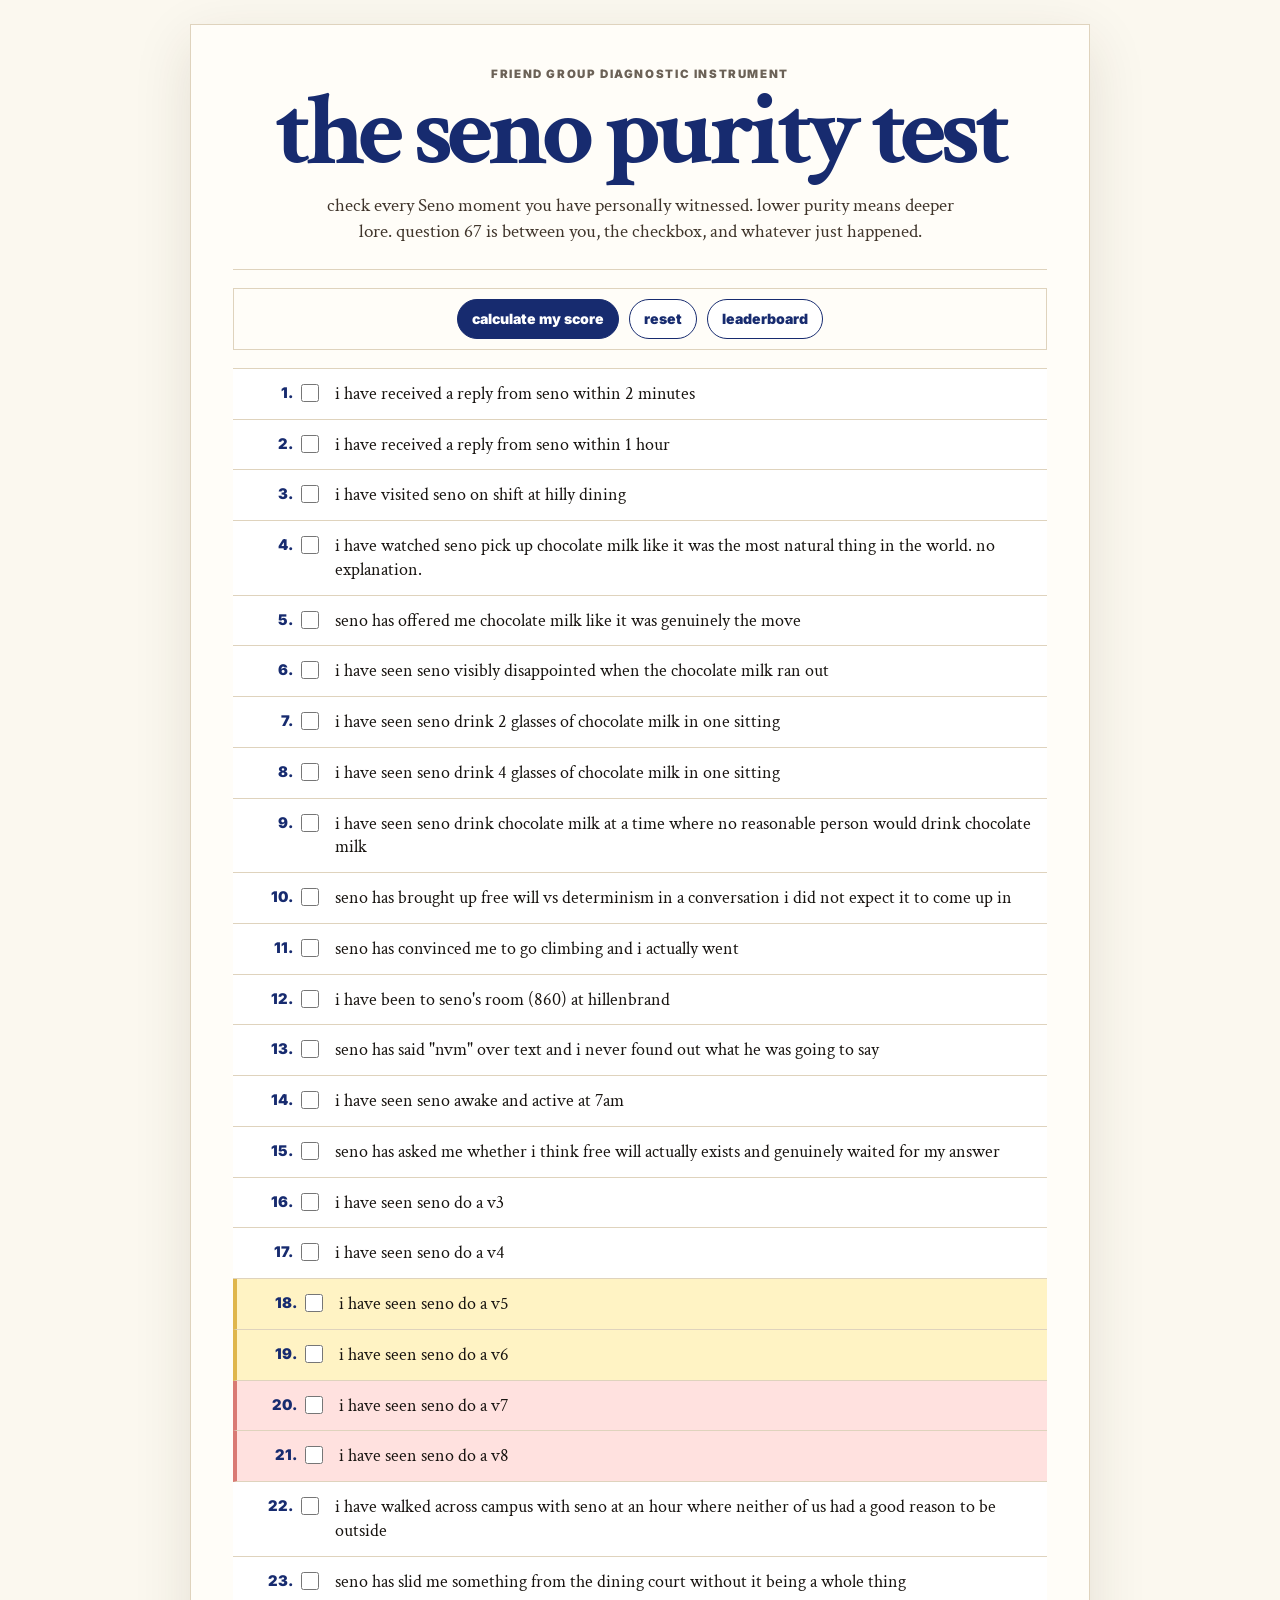
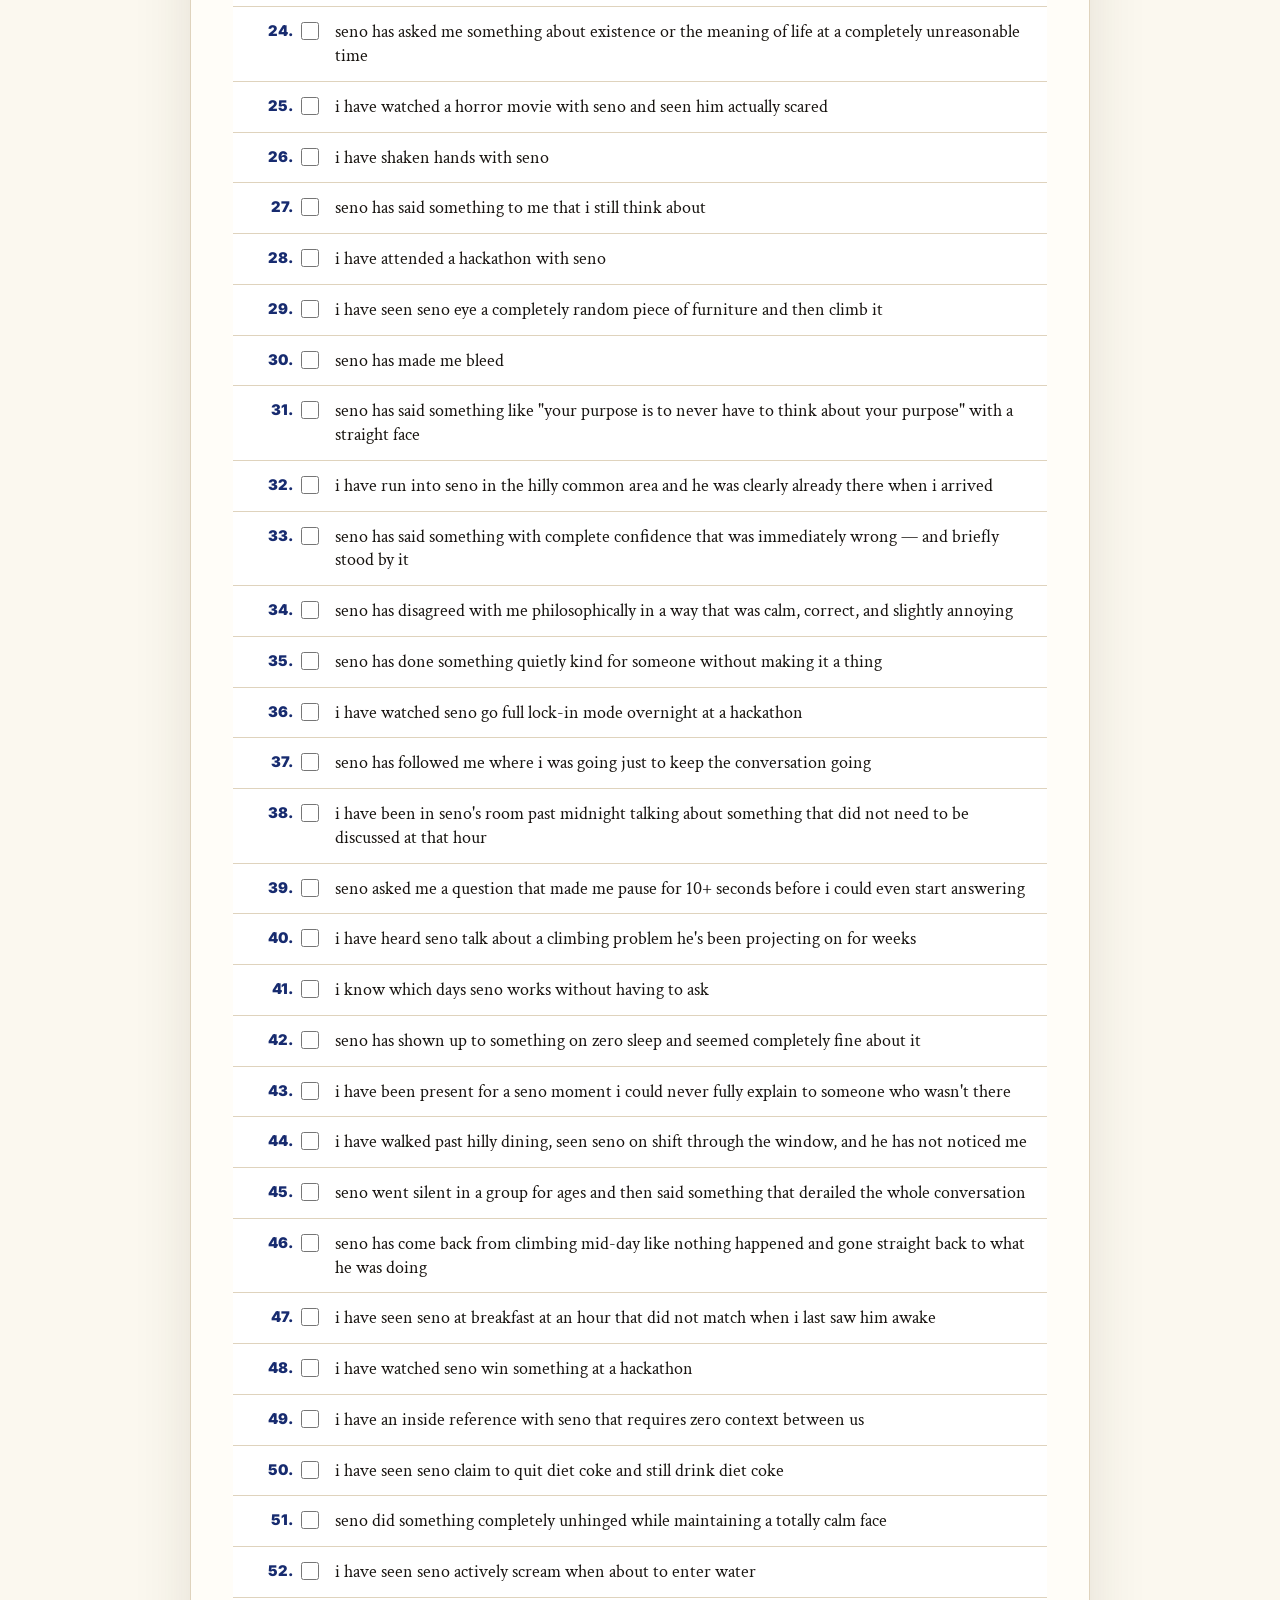
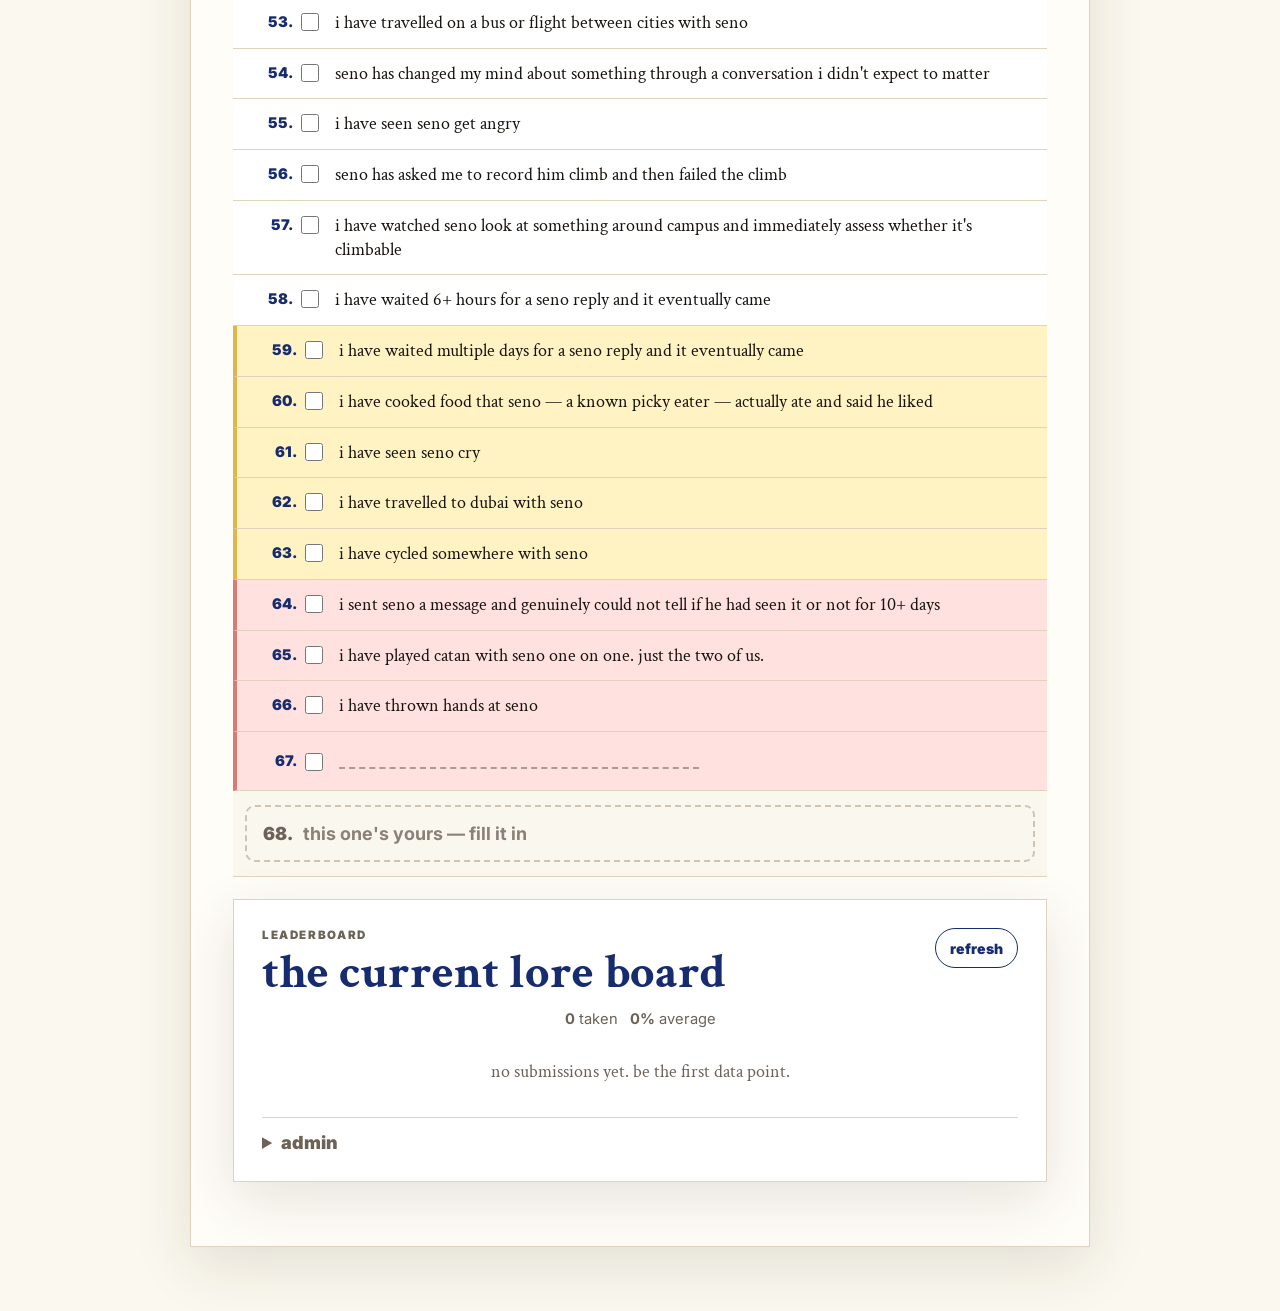
<file: index.html>
<!doctype html>
<html lang="en">
<head>
  <meta charset="utf-8" />
  <meta name="viewport" content="width=device-width, initial-scale=1" />
  <title>The Seno Purity Test</title>
  <meta name="description" content="A lo-fi Rice Purity style checklist for Seno lore." />
  <meta property="og:title" content="The Seno Purity Test" />
  <meta property="og:description" content="How deep are you in the Seno lore?" />
  <link rel="preconnect" href="https://fonts.googleapis.com">
  <link rel="preconnect" href="https://fonts.gstatic.com" crossorigin>
  <link href="https://fonts.googleapis.com/css2?family=Crimson+Text:wght@400;600;700&family=Inter:wght@500;700;900&display=swap" rel="stylesheet">
  <link rel="stylesheet" href="styles.css?v=q67empty" />
</head>
<body>
  <main class="page-shell">
    <header class="masthead">
      <p class="kicker">friend group diagnostic instrument</p>
      <h1>the seno purity test</h1>
      <p class="subtitle">check every Seno moment you have personally witnessed. lower purity means deeper lore. question 67 is between you, the checkbox, and whatever just happened.</p>
    </header>

    <section id="sharedView" class="result-card hidden" aria-live="polite">
      <p class="eyebrow">shared result</p>
      <h2><span id="sharedName">someone</span> scored <span id="sharedPercent">0%</span></h2>
      <p class="big-score"><span id="sharedRaw">0/67</span></p>
      <p id="sharedVerdict" class="verdict"></p>
      <a class="button primary" href="./">take it here</a>
    </section>

    <section class="controls" aria-label="test controls">
      <button id="calculateBtn" class="button primary" type="button">calculate my score</button>
      <button id="resetBtn" class="button" type="button">reset</button>
      <a class="button" href="#leaderboard">leaderboard</a>
    </section>

    <ol id="questionList" class="question-list"></ol>

    <section id="resultPanel" class="result-card hidden" aria-live="polite">
      <p class="eyebrow">your result</p>
      <h2 id="resultPercent">0%</h2>
      <p class="big-score"><span id="resultRaw">0/67</span> moments checked</p>
      <p id="resultVerdict" class="verdict"></p>
      <div class="name-row">
        <label for="nameInput">name or nickname, optional</label>
        <input id="nameInput" maxlength="32" placeholder="anonymous" />
      </div>
      <div class="share-row">
        <button id="submitScoreBtn" class="button primary" type="button">submit to leaderboard</button>
        <button id="shareBtn" class="button" type="button">share my score</button>
        <button id="copyTextBtn" class="button" type="button">copy text</button>
      </div>
      <textarea id="shareText" readonly aria-label="copyable share text"></textarea>
      <p class="tiny-note">The share link works as a static GitHub Pages link. Database mode can be wired to Supabase once a project URL and anon key are added.</p>
    </section>

    <section id="leaderboard" class="leaderboard-card">
      <div class="section-head">
        <div>
          <p class="eyebrow">leaderboard</p>
          <h2>the current lore board</h2>
        </div>
        <button id="refreshBoardBtn" class="button" type="button">refresh</button>
      </div>
      <div class="stats">
        <span><strong id="totalTaken">0</strong> taken</span>
        <span><strong id="averageScore">0%</strong> average</span>
      </div>
      <div id="boardRows" class="board-rows"></div>
      <details class="admin-box">
        <summary>admin</summary>
        <label for="adminPassword">password</label>
        <input id="adminPassword" type="password" placeholder="enter admin password" />
        <button id="unlockAdminBtn" class="button" type="button">unlock delete controls</button>
        <p class="tiny-note">Static fallback password is set in the code for this lo-fi version. Supabase can enforce real deletes later.</p>
      </details>
    </section>
  </main>

  <template id="questionTemplate">
    <li class="question-row">
      <label>
        <input type="checkbox" />
        <span class="question-text"></span>
      </label>
    </li>
  </template>

  <script src="script.js?v=q67empty"></script>
</body>
</html>
</file>
<file: styles.css>
:root {
  --ink: #17130f;
  --muted: #6c6257;
  --paper: #fffdf8;
  --line: #dfd3bd;
  --soft: #f6efe3;
  --amber: #fff3c4;
  --amber-line: #dfb64c;
  --red-soft: #ffe1df;
  --red-line: #d97a74;
  --blue: #172b6f;
  --shadow: 0 18px 55px rgba(55, 42, 26, .12);
}

* { box-sizing: border-box; }
html { scroll-behavior: smooth; }
body {
  margin: 0;
  min-height: 100vh;
  color: var(--ink);
  background: #fbf8ef;
  font-family: "Crimson Text", Georgia, serif;
  font-size: 18px;
}

.page-shell {
  width: min(900px, calc(100% - 24px));
  margin: 24px auto 64px;
  padding: clamp(18px, 4vw, 42px);
  background: var(--paper);
  border: 1px solid var(--line);
  box-shadow: var(--shadow);
}

.masthead {
  text-align: center;
  padding-bottom: 24px;
  border-bottom: 1px solid var(--line);
}

.kicker, .eyebrow {
  margin: 0 0 8px;
  color: var(--muted);
  font-family: Inter, Arial, sans-serif;
  font-size: .72rem;
  font-weight: 900;
  letter-spacing: .14em;
  text-transform: uppercase;
}

h1, h2 { margin: 0; }
h1 {
  color: var(--blue);
  font-size: clamp(3rem, 8vw, 6.5rem);
  line-height: .86;
  letter-spacing: -.055em;
  text-transform: lowercase;
}

.subtitle {
  max-width: 640px;
  margin: 16px auto 0;
  color: #3f342a;
  font-size: 1.2rem;
  line-height: 1.35;
}

.controls {
  position: sticky;
  top: 8px;
  z-index: 4;
  display: flex;
  gap: 10px;
  justify-content: center;
  flex-wrap: wrap;
  margin: 18px 0;
  padding: 10px;
  background: rgba(255,253,248,.92);
  border: 1px solid var(--line);
  backdrop-filter: blur(10px);
}

.button {
  display: inline-flex;
  align-items: center;
  justify-content: center;
  min-height: 40px;
  padding: 9px 14px;
  border: 1px solid var(--blue);
  border-radius: 999px;
  background: #fff;
  color: var(--blue);
  font-family: Inter, Arial, sans-serif;
  font-weight: 900;
  font-size: .88rem;
  text-decoration: none;
  cursor: pointer;
}
.button.primary { background: var(--blue); color: #fff; }
.button:hover { transform: translateY(-1px); }

.question-list {
  margin: 0;
  padding: 0;
  list-style: none;
  counter-reset: q;
  border-top: 1px solid var(--line);
}

.question-row {
  counter-increment: q;
  border-bottom: 1px solid var(--line);
  background: #fff;
}

.question-row label {
  display: grid;
  grid-template-columns: 48px 26px 1fr;
  gap: 8px;
  align-items: start;
  padding: 13px 12px;
  cursor: pointer;
  line-height: 1.32;
}

.question-row label::before {
  content: counter(q) ".";
  color: var(--blue);
  font-family: Inter, Arial, sans-serif;
  font-weight: 900;
  font-size: .92rem;
  text-align: right;
  padding-top: 2px;
}

.question-row input {
  width: 18px;
  height: 18px;
  margin: 2px 0 0;
  accent-color: var(--blue);
}

.question-row:has(input:checked) { background: #eef2ff; }
.question-row.rare { background: var(--amber); }
.question-row.rare:has(input:checked) { background: #ffe7a3; }
.question-row.legendary { background: var(--red-soft); }
.question-row.legendary:has(input:checked) { background: #ffc9c5; }
.question-row.rare { border-left: 4px solid var(--amber-line); }
.question-row.legendary { border-left: 4px solid var(--red-line); }
.question-row:hover { filter: brightness(.99); }

.custom-row {
  padding: 14px 12px;
  background: #faf7ef;
}
.custom-box {
  display: flex;
  gap: 10px;
  align-items: center;
  padding: 16px;
  color: #8b8176;
  border: 2px dashed #cfc4b2;
  border-radius: 10px;
  font-family: Inter, Arial, sans-serif;
  font-weight: 700;
}
.custom-number { color: var(--muted); font-weight: 900; }

.result-card, .leaderboard-card {
  margin: 22px 0;
  padding: clamp(18px, 3vw, 28px);
  background: #fff;
  border: 1px solid var(--line);
  box-shadow: var(--shadow);
  text-align: center;
}

.result-card h2 {
  color: var(--blue);
  font-family: Inter, Arial, sans-serif;
  font-size: clamp(2.5rem, 10vw, 5.8rem);
  line-height: .92;
}

.big-score {
  margin: 8px 0;
  color: #3f342a;
  font-family: Inter, Arial, sans-serif;
  font-weight: 900;
}

.verdict {
  margin: 10px auto 0;
  max-width: 560px;
  color: #3f342a;
  font-size: 1.35rem;
  line-height: 1.25;
}

.name-row {
  display: grid;
  gap: 6px;
  max-width: 360px;
  margin: 18px auto 12px;
  text-align: left;
  color: var(--muted);
  font-family: Inter, Arial, sans-serif;
  font-size: .82rem;
  font-weight: 800;
}

input[type="text"], input[type="password"], #nameInput, textarea {
  width: 100%;
  border: 1px solid var(--line);
  border-radius: 8px;
  padding: 10px 12px;
  background: #fffdf8;
  color: var(--ink);
  font: inherit;
}

.share-row {
  display: flex;
  gap: 10px;
  justify-content: center;
  flex-wrap: wrap;
  margin: 12px 0;
}

textarea {
  min-height: 82px;
  resize: vertical;
  font-size: .96rem;
}

.tiny-note {
  margin: 10px auto 0;
  max-width: 620px;
  color: var(--muted);
  font-family: Inter, Arial, sans-serif;
  font-size: .78rem;
  line-height: 1.35;
}

.section-head {
  display: flex;
  justify-content: space-between;
  gap: 14px;
  align-items: start;
  text-align: left;
  margin-bottom: 14px;
}
.section-head h2 {
  color: var(--blue);
  font-size: clamp(1.8rem, 5vw, 3rem);
  line-height: .95;
}

.stats {
  display: flex;
  gap: 12px;
  justify-content: center;
  flex-wrap: wrap;
  margin-bottom: 14px;
  color: var(--muted);
  font-family: Inter, Arial, sans-serif;
  font-size: .92rem;
}

.board-rows { display: grid; gap: 8px; text-align: left; }
.board-row {
  display: grid;
  grid-template-columns: 58px minmax(100px,1fr) 86px minmax(150px,1.4fr) auto;
  gap: 10px;
  align-items: center;
  padding: 11px 12px;
  border: 1px solid var(--line);
  border-radius: 10px;
  background: #fffdf8;
}
.rank { color: var(--blue); font-family: Inter, Arial, sans-serif; font-weight: 900; }
.rank-1 { background: #fff4bf; border-color: #dfb64c; }
.rank-2 { background: #f2f3f5; border-color: #bbc0c9; }
.rank-3 { background: #f8e3cb; border-color: #c88d4c; }
.who, .score { display: grid; gap: 2px; }
.who strong, .score strong { font-family: Inter, Arial, sans-serif; }
.who span, .score span, .board-verdict { color: var(--muted); font-size: .92rem; }
.delete-btn {
  border: 1px solid var(--red-line);
  border-radius: 999px;
  background: #fff;
  color: #9a332d;
  padding: 6px 9px;
  cursor: pointer;
}
.empty-board { text-align: center; color: var(--muted); }
.admin-box {
  margin-top: 16px;
  padding-top: 14px;
  border-top: 1px solid var(--line);
  color: var(--muted);
  text-align: left;
}
.admin-box summary { cursor: pointer; font-family: Inter, Arial, sans-serif; font-weight: 900; }
.admin-box input { margin: 8px 8px 8px 0; max-width: 260px; }
.hidden { display: none !important; }

.empty-question {
  display: inline-block;
  width: min(360px, 62vw);
  height: 1.25em;
  border-bottom: 2px dashed #8b8176;
  opacity: .72;
}

.mystery-67 label {
  min-height: 58px;
  align-items: center;
}

.mystery-67 .question-text::after {
  content: "";
}

.q67-photo {
  display: none;
  width: min(320px, calc(100% - 72px));
  margin: 0 12px 14px 82px;
  border: 6px solid #fff;
  border-bottom-width: 18px;
  border-radius: 8px;
  box-shadow: 0 16px 36px rgba(55, 42, 26, .22);
  transform: rotate(-2deg);
}

.mystery-67:has(input:checked) .q67-photo {
  display: block;
  animation: photoPop .32s ease-out;
}

body.juggle-shake {
  animation: juggleShake .58s cubic-bezier(.36,.07,.19,.97) 0s 2;
}

@keyframes juggleShake {
  0%, 100% { transform: translateX(0) rotate(0deg); }
  10% { transform: translateX(-22px) rotate(-1.2deg); }
  20% { transform: translateX(22px) rotate(1.2deg); }
  30% { transform: translateX(-18px) rotate(-.9deg); }
  40% { transform: translateX(18px) rotate(.9deg); }
  50% { transform: translateX(-14px) rotate(-.7deg); }
  60% { transform: translateX(14px) rotate(.7deg); }
  70% { transform: translateX(-9px) rotate(-.35deg); }
  80% { transform: translateX(9px) rotate(.35deg); }
}

@keyframes photoPop {
  from { opacity: 0; transform: scale(.92) rotate(-7deg); }
  to { opacity: 1; transform: scale(1) rotate(-2deg); }
}

@media (max-width: 700px) {
  body { font-size: 17px; }
  .page-shell { width: min(100% - 10px, 900px); margin-top: 6px; padding: 16px 10px; }
  .controls { position: static; }
  .question-row label { grid-template-columns: 34px 24px 1fr; padding: 12px 8px; }
  .board-row { grid-template-columns: 42px 1fr 70px; }
  .board-verdict { grid-column: 2 / -1; }
  .delete-btn { grid-column: 2 / -1; justify-self: start; }
  .section-head { display: grid; }
}
</file>
